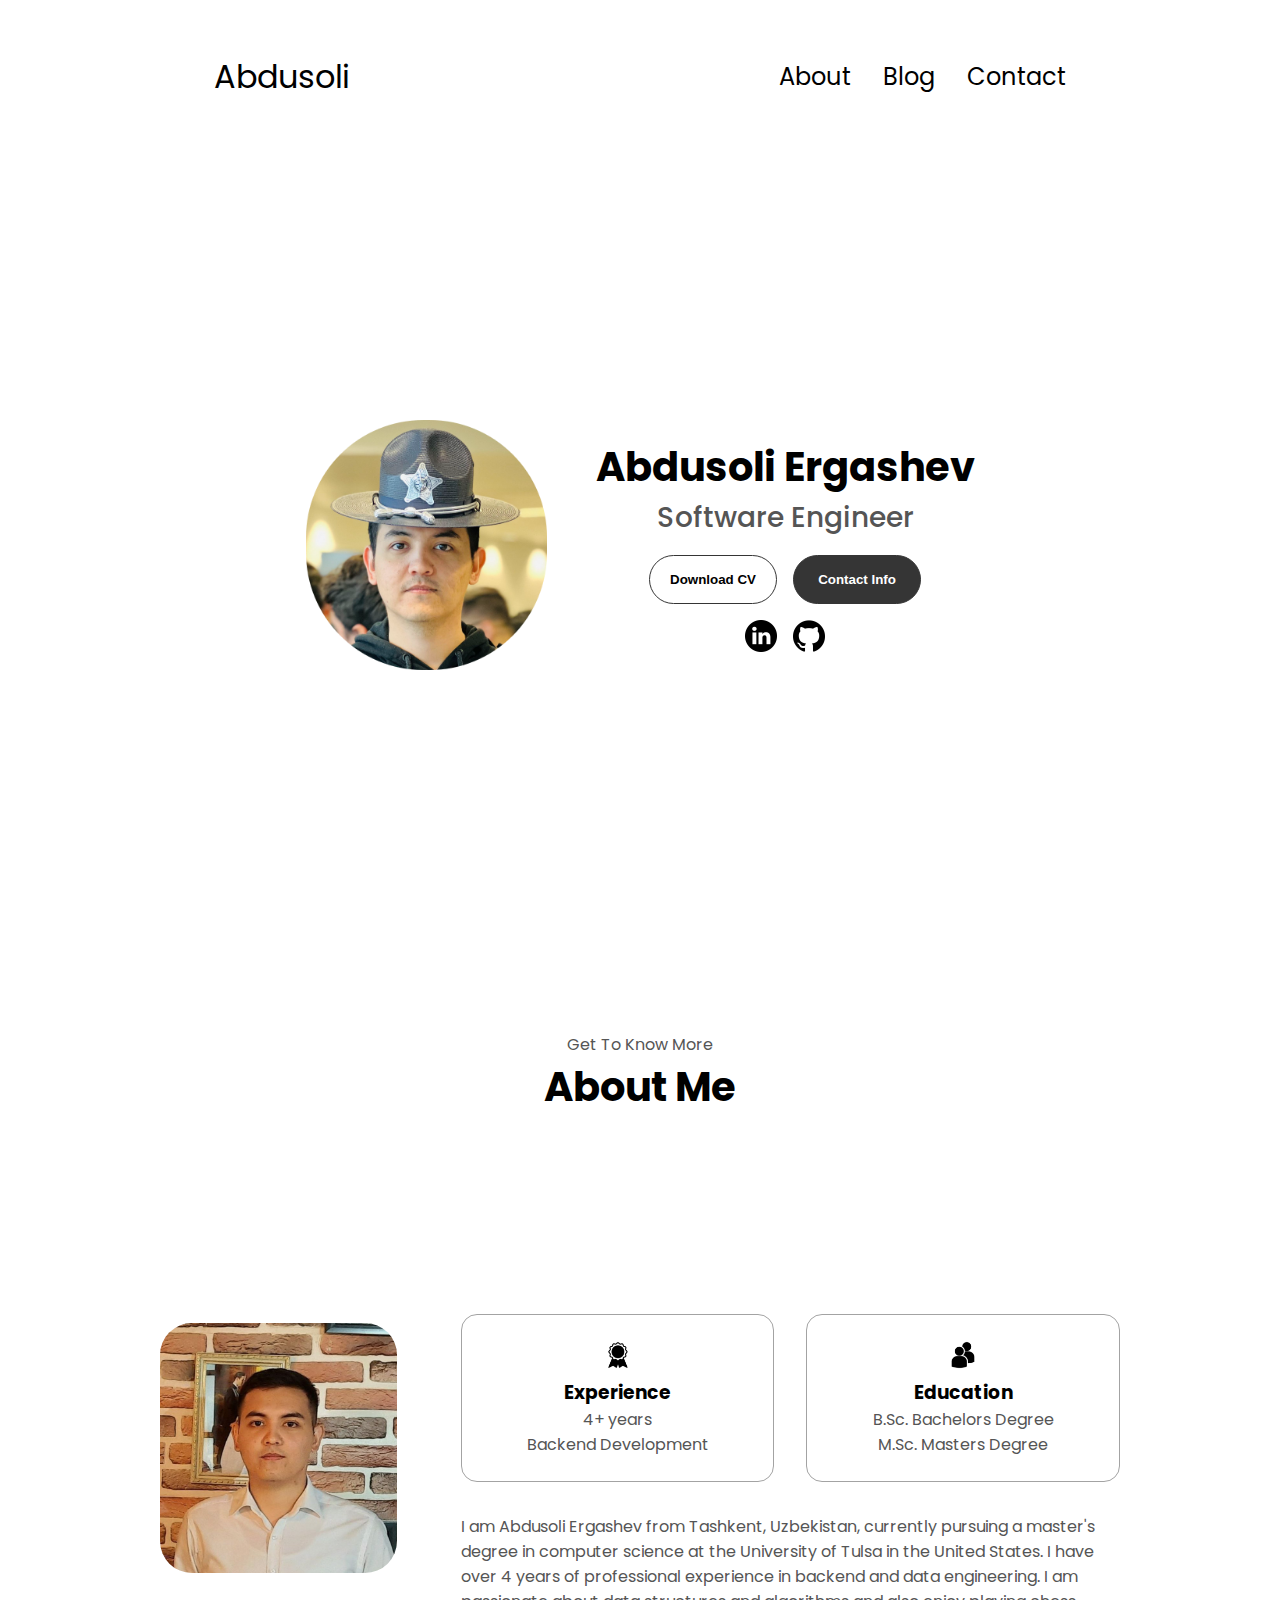
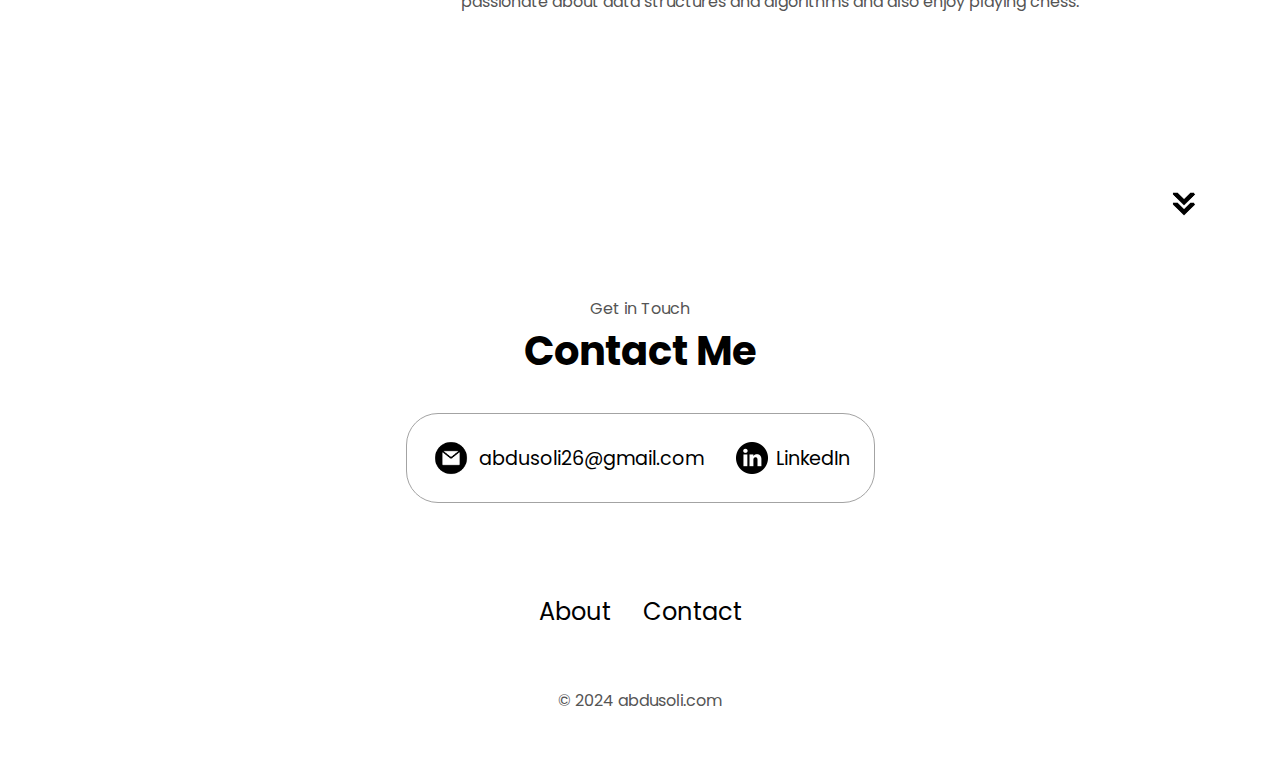
<file: index.html>
<!DOCTYPE html>
<html lang="en">
  <head>
    <meta charset="UTF-8" />
    <meta http-equiv="X-UA-Compatible" content="IE=edge" />
    <meta name="viewport" content="width=device-width, initial-scale=1.0" />
    <title>Abdusoli Ergashev</title>
    <link rel="stylesheet" href="style.css" />
    <link rel="stylesheet" href="mediaqueries.css" />
  </head>
  <body>
    <nav id="desktop-nav">
      <div class="logo">Abdusoli</div>
      <div>
        <ul class="nav-links">
          <li><a href="#about">About</a></li>
          <li><a href="blog.html">Blog</a></li>
          <!-- <li><a href="#projects">Projects</a></li> -->
          <li><a href="#contact">Contact</a></li>
        </ul>
      </div>
    </nav>
    <nav id="hamburger-nav">
      <div class="logo">Abdusoli</div>
      <div class="hamburger-menu">
        <div class="hamburger-icon" onclick="toggleMenu()">
          <span></span>
          <span></span>
          <span></span>
        </div>
        <div class="menu-links">
          <li><a href="#about" onclick="toggleMenu()">About</a></li>
          <li><a href="blog.html">Blog</a></li>
          <!-- <li><a href="#experience" onclick="toggleMenu()">Experience</a></li> -->
          <!-- <li><a href="#projects" onclick="toggleMenu()">Projects</a></li> -->
          <li><a href="#contact" onclick="toggleMenu()">Contact</a></li>
        </div>
      </div>
    </nav>
    <section id="profile">
      <div class="section__pic-container">
        <img src="./assets/profile-pic.png" alt="John Doe profile picture" />
      </div>
      <div class="section__text">
        <!-- <p class="section__text__p1">Hello, I'm</p> -->
        <h1 class="title">Abdusoli Ergashev</h1>
        <p class="section__text__p2">Software Engineer</p>
        <div class="btn-container">
          <button
            class="btn btn-color-2"
            onclick="window.open('./assets/resume.pdf')"
          >
            Download CV
          </button>
          <button class="btn btn-color-1" onclick="location.href='./#contact'">
            Contact Info
          </button>
        </div>
        <div id="socials-container">
          <img
            src="./assets/linkedin.png"
            alt="My LinkedIn profile"
            class="icon"
            onclick="location.href='https://www.linkedin.com/in/abdusoliergashev/'"
          />
          <img
            src="./assets/github.png"
            alt="My Github profile"
            class="icon"
            onclick="location.href='https://github.com/abdusoli'"
          />
        </div>
      </div>
    </section>
    <section id="about">
      <p class="section__text__p1">Get To Know More</p>
      <h1 class="title">About Me</h1>
      <div class="section-container">
        <div class="section__pic-container">
          <img
            src="./assets/about-pr-pic.png"
            alt="Profile picture"
            class="about-pic"
          />
        </div>
        <div class="about-details-container">
          <div class="about-containers">
            <div class="details-container">
              <img
                src="./assets/experience.png"
                alt="Experience icon"
                class="icon"
              />
              <h3>Experience</h3>
              <p>4+ years <br />Backend Development</p>
            </div>
            <div class="details-container">
              <img
                src="./assets/education.png"
                alt="Education icon"
                class="icon"
              />
              <h3>Education</h3>
              <p>B.Sc. Bachelors Degree<br />M.Sc. Masters Degree</p>
            </div>
          </div>
          <div class="text-container">
            <p>
              I am Abdusoli Ergashev from Tashkent, Uzbekistan, currently pursuing a master's degree in computer science at the University of Tulsa in the United States. I have over 4 years of professional experience in backend and data engineering. I am passionate about data structures and algorithms and also enjoy playing chess.
            </p>
          </div>
        </div>
      </div>
      <img
        src="./assets/arrow.png"
        alt="Arrow icon"
        class="icon arrow"
        onclick="location.href='./#experience'"
      />
    </section>
    <!-- <section id="experience">
      <p class="section__text__p1">Explore My</p>
      <h1 class="title">Experience</h1>
      <div class="experience-details-container">
        <div class="about-containers">
          <div class="details-container">
            <h2 class="experience-sub-title">Frontend Development</h2>
            <div class="article-container">
              <article>
                <img
                  src="./assets/checkmark.png"
                  alt="Experience icon"
                  class="icon"
                />
                <div>
                  <h3>HTML</h3>
                  <p>Experienced</p>
                </div>
              </article>
              <article>
                <img
                  src="./assets/checkmark.png"
                  alt="Experience icon"
                  class="icon"
                />
                <div>
                  <h3>CSS</h3>
                  <p>Experienced</p>
                </div>
              </article>
              <article>
                <img
                  src="./assets/checkmark.png"
                  alt="Experience icon"
                  class="icon"
                />
                <div>
                  <h3>SASS</h3>
                  <p>Intermediate</p>
                </div>
              </article>
              <article>
                <img
                  src="./assets/checkmark.png"
                  alt="Experience icon"
                  class="icon"
                />
                <div>
                  <h3>JavaScript</h3>
                  <p>Basic</p>
                </div>
              </article>
              <article>
                <img
                  src="./assets/checkmark.png"
                  alt="Experience icon"
                  class="icon"
                />
                <div>
                  <h3>TypeScript</h3>
                  <p>Basic</p>
                </div>
              </article>
              <article>
                <img
                  src="./assets/checkmark.png"
                  alt="Experience icon"
                  class="icon"
                />
                <div>
                  <h3>Material UI</h3>
                  <p>Intermediate</p>
                </div>
              </article>
            </div>
          </div>
          <div class="details-container">
            <h2 class="experience-sub-title">Frontend Development</h2>
            <div class="article-container">
              <article>
                <img
                  src="./assets/checkmark.png"
                  alt="Experience icon"
                  class="icon"
                />
                <div>
                  <h3>PostgreSQL</h3>
                  <p>Basic</p>
                </div>
              </article>
              <article>
                <img
                  src="./assets/checkmark.png"
                  alt="Experience icon"
                  class="icon"
                />
                <div>
                  <h3>Node JS</h3>
                  <p>Intermediate</p>
                </div>
              </article>
              <article>
                <img
                  src="./assets/checkmark.png"
                  alt="Experience icon"
                  class="icon"
                />
                <div>
                  <h3>Express JS</h3>
                  <p>Intermediate</p>
                </div>
              </article>
              <article>
                <img
                  src="./assets/checkmark.png"
                  alt="Experience icon"
                  class="icon"
                />
                <div>
                  <h3>Git</h3>
                  <p>Intermediate</p>
                </div>
              </article>
            </div>
          </div>
        </div>
      </div>
      <img
        src="./assets/arrow.png"
        alt="Arrow icon"
        class="icon arrow"
        onclick="location.href='./#projects'"
      />
    </section> -->
    <!-- <section id="projects">
      <p class="section__text__p1">Browse My Recent</p>
      <h1 class="title">Projects</h1>
      <div class="experience-details-container">
        <div class="about-containers">
          <div class="details-container color-container">
            <div class="article-container">
              <img
                src="./assets/project-1.png"
                alt="Project 1"
                class="project-img"
              />
            </div>
            <h2 class="experience-sub-title project-title">Project One</h2>
            <div class="btn-container">
              <button
                class="btn btn-color-2 project-btn"
                onclick="location.href='https://github.com/'"
              >
                Github
              </button>
              <button
                class="btn btn-color-2 project-btn"
                onclick="location.href='https://github.com/'"
              >
                Live Demo
              </button>
            </div>
          </div>
          <div class="details-container color-container">
            <div class="article-container">
              <img
                src="./assets/project-2.png"
                alt="Project 2"
                class="project-img"
              />
            </div>
            <h2 class="experience-sub-title project-title">Project Two</h2>
            <div class="btn-container">
              <button
                class="btn btn-color-2 project-btn"
                onclick="location.href='https://github.com/'"
              >
                Github
              </button>
              <button
                class="btn btn-color-2 project-btn"
                onclick="location.href='https://github.com/'"
              >
                Live Demo
              </button>
            </div>
          </div>
          <div class="details-container color-container">
            <div class="article-container">
              <img
                src="./assets/project-3.png"
                alt="Project 3"
                class="project-img"
              />
            </div>
            <h2 class="experience-sub-title project-title">Project Three</h2>
            <div class="btn-container">
              <button
                class="btn btn-color-2 project-btn"
                onclick="location.href='https://github.com/'"
              >
                Github
              </button>
              <button
                class="btn btn-color-2 project-btn"
                onclick="location.href='https://github.com/'"
              >
                Live Demo
              </button>
            </div>
          </div>
        </div>
      </div>
      <img
        src="./assets/arrow.png"
        alt="Arrow icon"
        class="icon arrow"
        onclick="location.href='./#contact'"
      />
    </section> -->
    <section id="contact">
      <p class="section__text__p1">Get in Touch</p>
      <h1 class="title">Contact Me</h1>
      <div class="contact-info-upper-container">
        <div class="contact-info-container">
          <img
            src="./assets/email.png"
            alt="Email icon"
            class="icon contact-icon email-icon"
          />
          <p><a href="mailto:examplemail@gmail.com">abdusoli26@gmail.com</a></p>
        </div>
        <div class="contact-info-container">
          <img
            src="./assets/linkedin.png"
            alt="LinkedIn icon"
            class="icon contact-icon"
          />
          <p><a href="https://www.linkedin.com/in/abdusoliergashev/">LinkedIn</a></p>
        </div>
      </div>
    </section>
    <footer>
      <nav>
        <div class="nav-links-container">
          <ul class="nav-links">
            <li><a href="#about">About</a></li>
            <!-- <li><a href="#experience">Experience</a></li>
            <li><a href="#projects">Projects</a></li> -->
            <li><a href="#contact">Contact</a></li>
          </ul>
        </div>
      </nav>
      <p>© 2024 abdusoli.com</p>
    </footer>
    <script src="script.js"></script>
  </body>
</html>
</file>
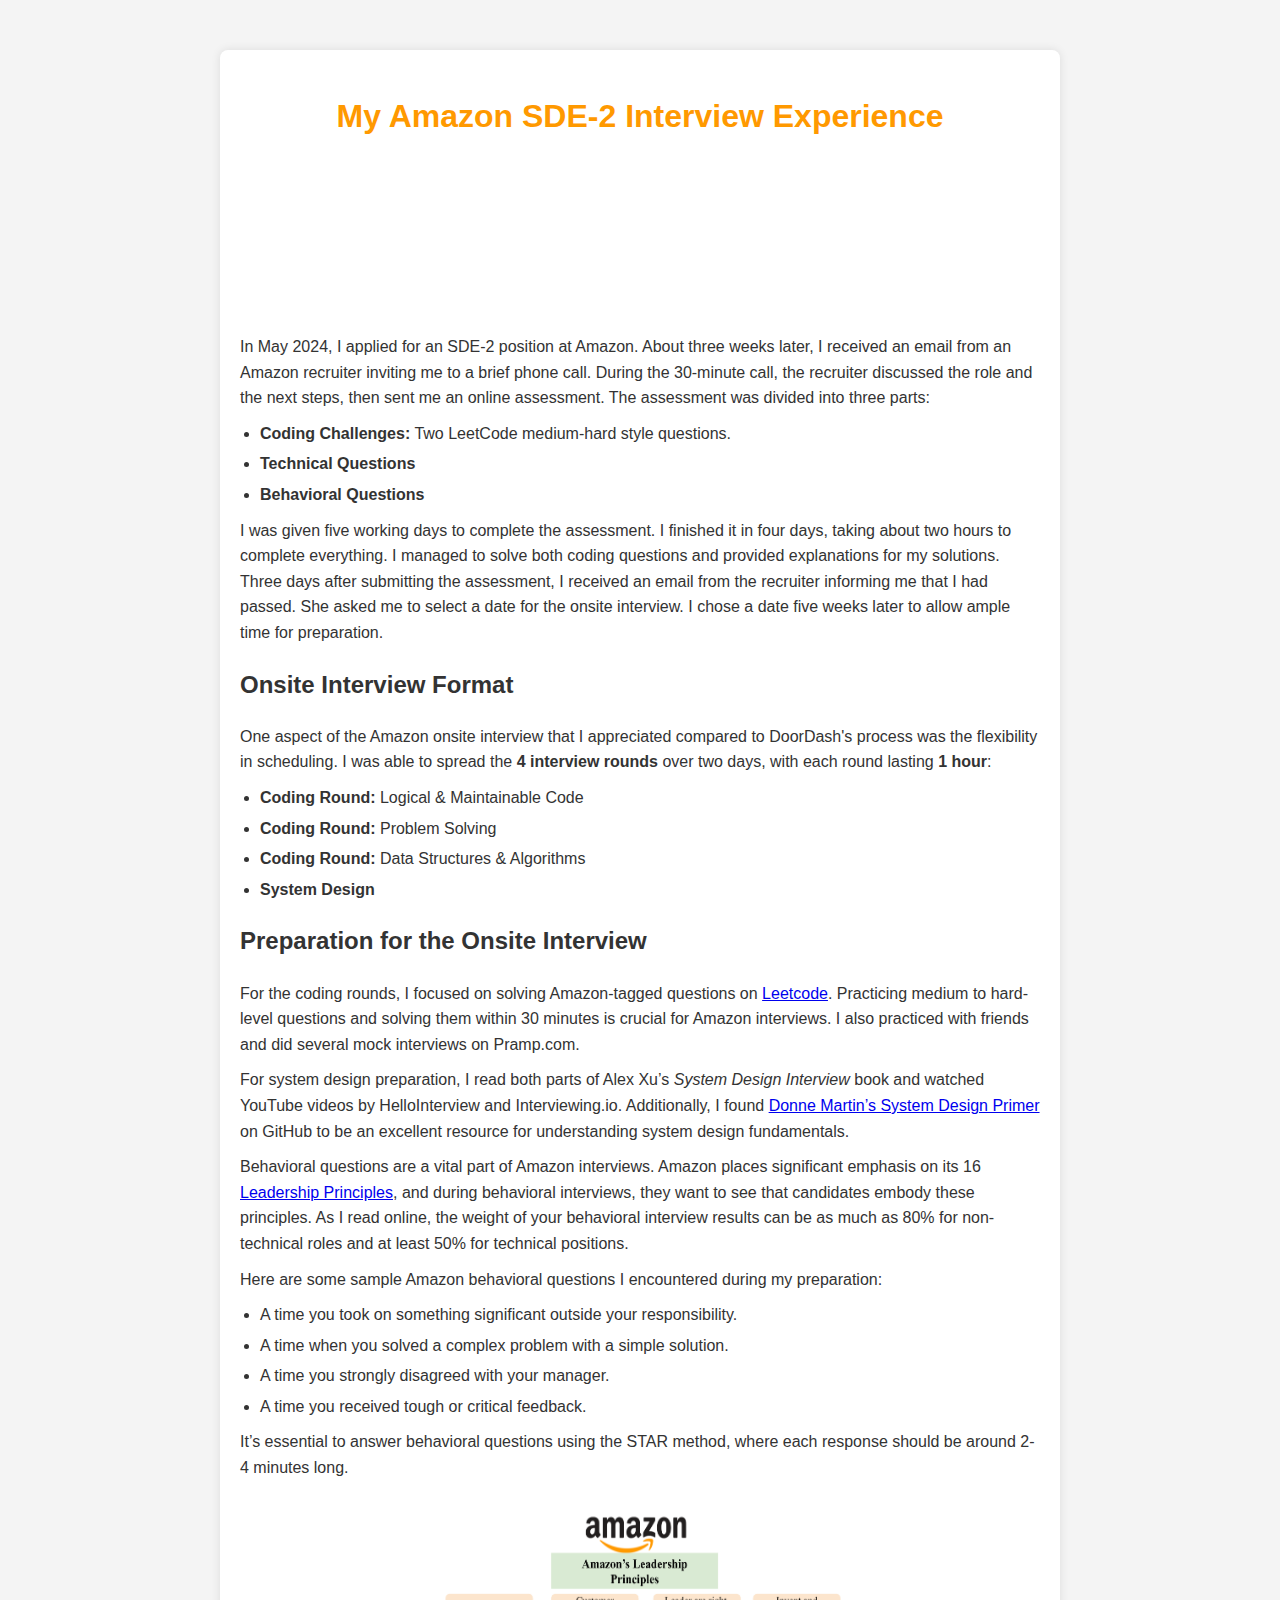
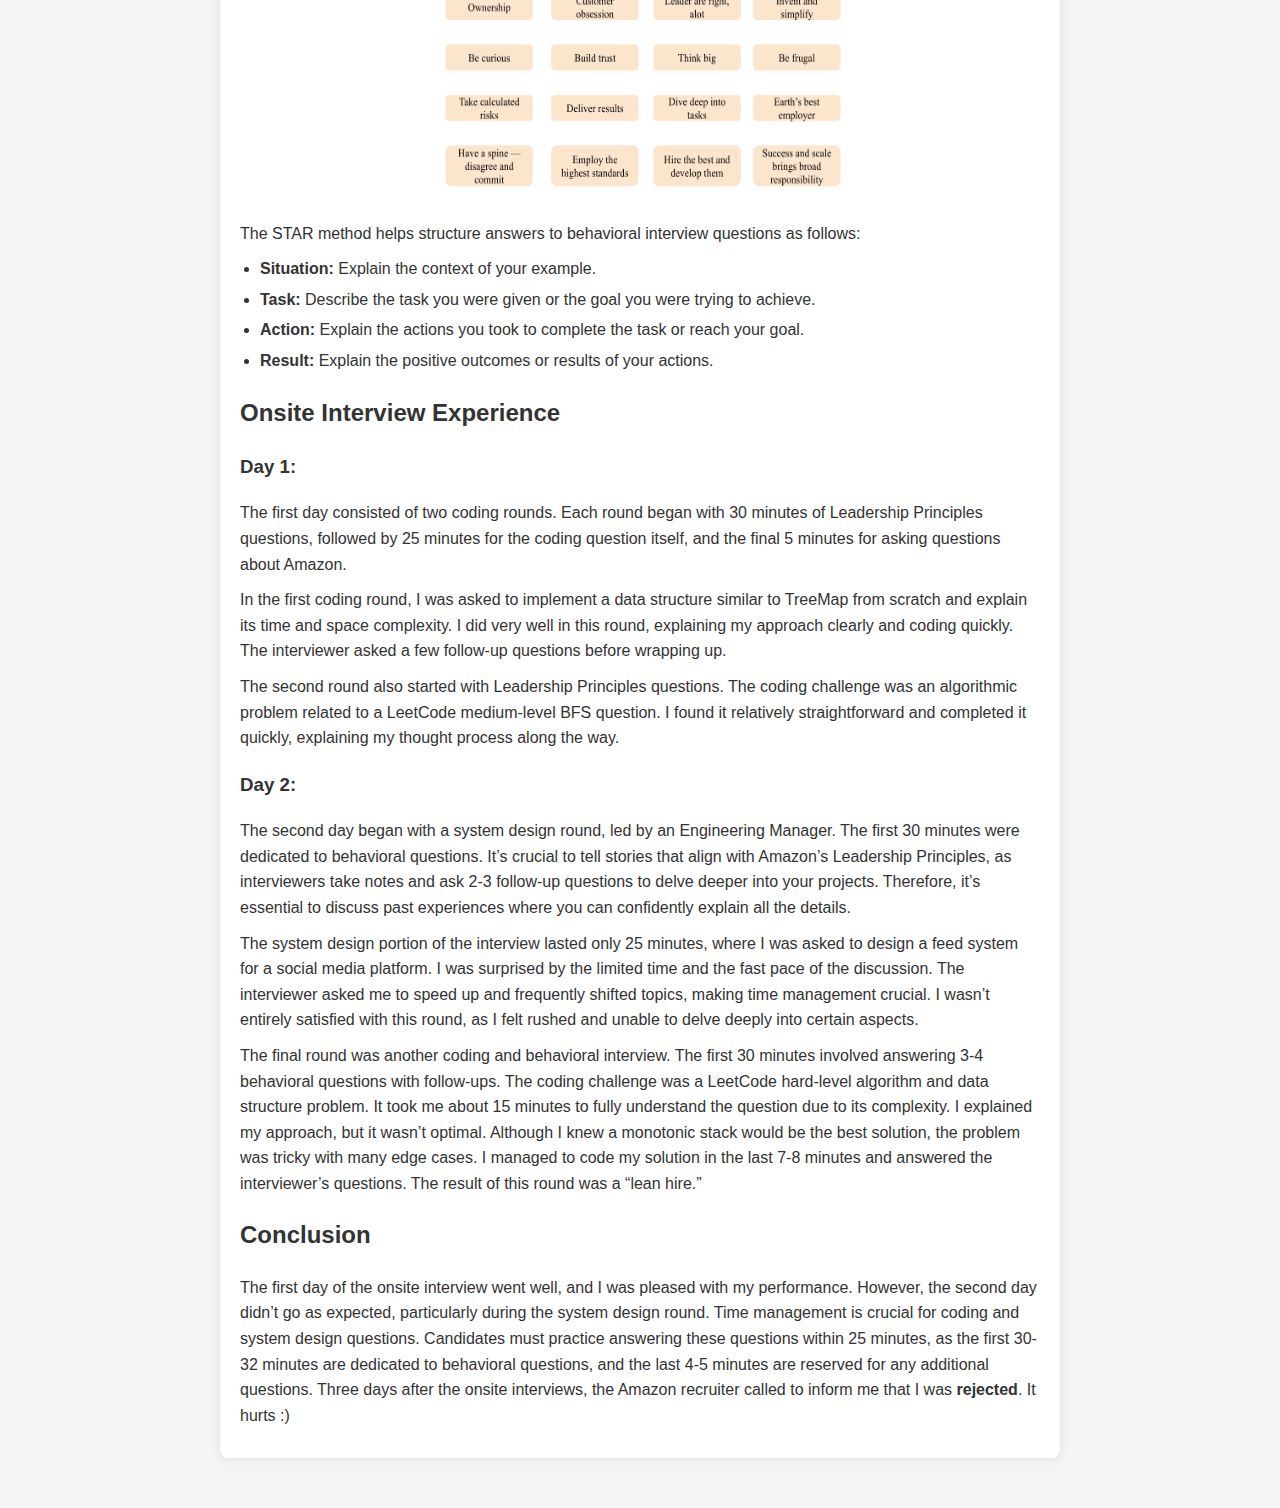
<file: amazon_interview.html>
<!DOCTYPE html>
<html lang="en">
<head>
    <meta charset="UTF-8">
    <meta name="viewport" content="width=device-width, initial-scale=1.0">
    <title>My Amazon SDE-2 Interview Experience</title>
    <style>
        body {
            font-family: Arial, sans-serif;
            line-height: 1.6;
            margin: 0;
            padding: 0;
            background-color: #f4f4f4;
            color: #333;
        }
        .container {
            max-width: 800px;
            margin: 50px auto;
            padding: 20px;
            background-color: #fff;
            border-radius: 8px;
            box-shadow: 0 0 10px rgba(0, 0, 0, 0.1);
        }
        h1 {
            text-align: center;
            color: #ff9900;
        }
        img {
            display: block;
            margin: 20px auto;
            max-width: 100%;
            height: auto;
            border-radius: 8px;
        }
        h2 {
            color: #333;
        }
        p {
            margin: 10px 0;
        }
        ul {
            margin: 10px 0;
            padding-left: 20px;
        }
        ul li {
            margin-bottom: 5px;
        }
    </style>
</head>
<body>
    <div class="container">
        <h1>My Amazon SDE-2 Interview Experience</h1>
        <img src="./assets/amazon-gif.gif" alt="Amazon Logo" style="width: 200px;">
        <p>In May 2024, I applied for an SDE-2 position at Amazon. About three weeks later, I received an email from an Amazon recruiter inviting me to a brief phone call. During the 30-minute call, the recruiter discussed the role and the next steps, then sent me an online assessment. The assessment was divided into three parts:</p>
        <ul>
            <li><strong>Coding Challenges:</strong> Two LeetCode medium-hard style questions.</li>
            <li><strong>Technical Questions</strong></li>
            <li><strong>Behavioral Questions</strong></li>
        </ul>
        <p>I was given five working days to complete the assessment. I finished it in four days, taking about two hours to complete everything. I managed to solve both coding questions and provided explanations for my solutions. Three days after submitting the assessment, I received an email from the recruiter informing me that I had passed. She asked me to select a date for the onsite interview. I chose a date five weeks later to allow ample time for preparation.</p>

        <h2>Onsite Interview Format</h2>
        <p>One aspect of the Amazon onsite interview that I appreciated compared to DoorDash's process was the flexibility in scheduling. I was able to spread the <b>4 interview rounds</b> over two days, with each round lasting <b>1 hour</b>:</p>
        <ul>
            <li><strong>Coding Round:</strong> Logical & Maintainable Code</li>
            <li><strong>Coding Round:</strong> Problem Solving</li>
            <li><strong>Coding Round:</strong> Data Structures & Algorithms</li>
            <li><strong>System Design</strong></li>
        </ul>

        <h2>Preparation for the Onsite Interview</h2>
        <p>For the coding rounds, I focused on solving Amazon-tagged questions on <a href="https://leetcode.com/problemset/">Leetcode</a>. Practicing medium to hard-level questions and solving them within 30 minutes is crucial for Amazon interviews. I also practiced with friends and did several mock interviews on Pramp.com.</p>
        <p>For system design preparation, I read both parts of Alex Xu’s <em>System Design Interview</em> book and watched YouTube videos by HelloInterview and Interviewing.io. Additionally, I found <a href="https://github.com/donnemartin/system-design-primer" target="_blank">Donne Martin’s System Design Primer</a> on GitHub to be an excellent resource for understanding system design fundamentals.</p>
        <p>Behavioral questions are a vital part of Amazon interviews. Amazon places significant emphasis on its 16 <a href="https://www.amazon.jobs/content/en/our-workplace/leadership-principles">Leadership Principles</a>, and during behavioral interviews, they want to see that candidates embody these principles. As I read online, the weight of your behavioral interview results can be as much as 80% for non-technical roles and at least 50% for technical positions.</p>
        <p>Here are some sample Amazon behavioral questions I encountered during my preparation:</p>
        <ul>
            <li>A time you took on something significant outside your responsibility.</li>
            <li>A time when you solved a complex problem with a simple solution.</li>
            <li>A time you strongly disagreed with your manager.</li>
            <li>A time you received tough or critical feedback.</li>
        </ul>
        <p>It’s essential to answer behavioral questions using the STAR method, where each response should be around 2-4 minutes long.</p>
        <img src="./assets/amazon_leadership.png" style="height: 300px; width: 450px;" alt="STAR Method">
        <p>The STAR method helps structure answers to behavioral interview questions as follows:</p>
        <ul>
            <li><strong>Situation:</strong> Explain the context of your example.</li>
            <li><strong>Task:</strong> Describe the task you were given or the goal you were trying to achieve.</li>
            <li><strong>Action:</strong> Explain the actions you took to complete the task or reach your goal.</li>
            <li><strong>Result:</strong> Explain the positive outcomes or results of your actions.</li>
        </ul>

        <h2>Onsite Interview Experience</h2>

        <h3>Day 1:</h3>
        <p>The first day consisted of two coding rounds. Each round began with 30 minutes of Leadership Principles questions, followed by 25 minutes for the coding question itself, and the final 5 minutes for asking questions about Amazon.</p>
        <p>In the first coding round, I was asked to implement a data structure similar to TreeMap from scratch and explain its time and space complexity. I did very well in this round, explaining my approach clearly and coding quickly. The interviewer asked a few follow-up questions before wrapping up.</p>
        <p>The second round also started with Leadership Principles questions. The coding challenge was an algorithmic problem related to a LeetCode medium-level BFS question. I found it relatively straightforward and completed it quickly, explaining my thought process along the way.</p>

        <h3>Day 2:</h3>
        <p>The second day began with a system design round, led by an Engineering Manager. The first 30 minutes were dedicated to behavioral questions. It’s crucial to tell stories that align with Amazon’s Leadership Principles, as interviewers take notes and ask 2-3 follow-up questions to delve deeper into your projects. Therefore, it’s essential to discuss past experiences where you can confidently explain all the details.</p>
        <p>The system design portion of the interview lasted only 25 minutes, where I was asked to design a feed system for a social media platform. I was surprised by the limited time and the fast pace of the discussion. The interviewer asked me to speed up and frequently shifted topics, making time management crucial. I wasn’t entirely satisfied with this round, as I felt rushed and unable to delve deeply into certain aspects.</p>
        <p>The final round was another coding and behavioral interview. The first 30 minutes involved answering 3-4 behavioral questions with follow-ups. The coding challenge was a LeetCode hard-level algorithm and data structure problem. It took me about 15 minutes to fully understand the question due to its complexity. I explained my approach, but it wasn’t optimal. Although I knew a monotonic stack would be the best solution, the problem was tricky with many edge cases. I managed to code my solution in the last 7-8 minutes and answered the interviewer’s questions. The result of this round was a “lean hire.”</p>

        <h2>Conclusion</h2>
        <p>The first day of the onsite interview went well, and I was pleased with my performance. However, the second day didn’t go as expected, particularly during the system design round. Time management is crucial for coding and system design questions. Candidates must practice answering these questions within 25 minutes, as the first 30-32 minutes are dedicated to behavioral questions, and the last 4-5 minutes are reserved for any additional questions. Three days after the onsite interviews, the Amazon recruiter called to inform me that I was <b>rejected</b>. It hurts :)</p>
    </div>
</body>
</html>
</file>
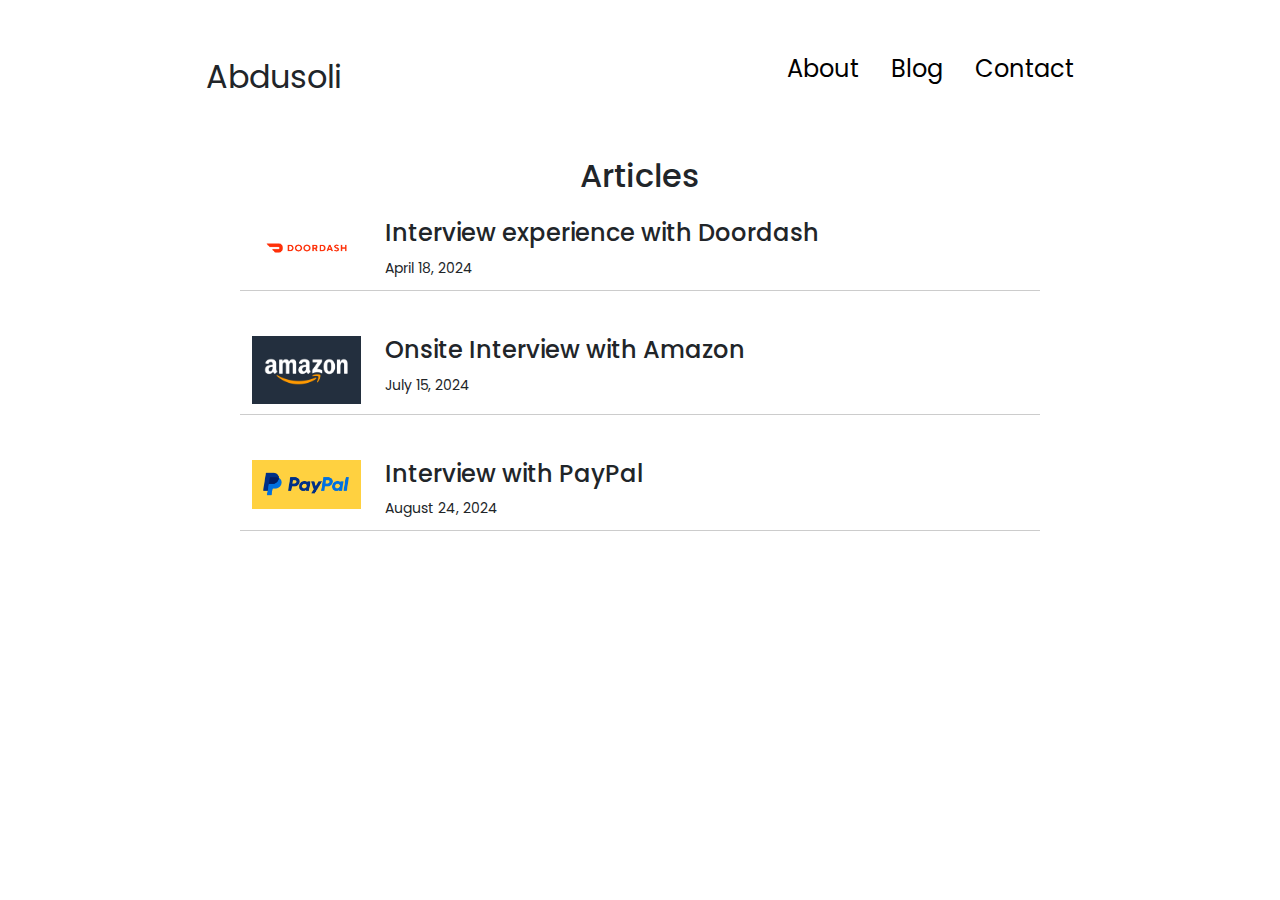
<file: blog.html>
<!DOCTYPE html>
<html lang="en">
<head>
    <meta charset="UTF-8">
    <meta name="viewport" content="width=device-width, initial-scale=1.0">
    <title>Blog Articles</title>
    <link href="https://cdn.jsdelivr.net/npm/bootstrap@5.3.0/dist/css/bootstrap.min.css" rel="stylesheet">
    <link rel="stylesheet" href="style.css" />
    <link rel="stylesheet" href="mediaqueries.css" />
    <style>
        body, html {
            height: 100%;
            margin: 0;
        }
        .container {
            max-width: 800px; /* Optional: Limit the width of the content */
            margin: 0 auto; /* Center the container horizontally */
        }
        .article-row {
            padding-bottom: 10px;
            margin-bottom: 45px;
            border-bottom: 1px solid #ccc;
            cursor: pointer;
        }
    </style>
</head>
<body>
    <nav id="desktop-nav">
        <div class="logo" style="cursor: pointer;" onclick="javascript:window.location.href='index.html' ">Abdusoli</div>
        <div>
          <ul class="nav-links">
            <li><a href="#about">About</a></li>
            <li><a href="#experience">Blog</a></li>
            <li><a href="#contact">Contact</a></li>
          </ul>
        </div>
    </nav>
    <nav id="hamburger-nav">
        <div class="logo" style="cursor: pointer;" onclick="javascript:window.location.href='index.html' ">Abdusoli</div>
        <div class="hamburger-menu">
          <div class="hamburger-icon" onclick="toggleMenu()">
            <span></span>
            <span></span>
            <span></span>
          </div>
          <div class="menu-links">
            <li><a href="#about" onclick="toggleMenu()">About</a></li>
            <li><a href="#contact" onclick="toggleMenu()">Contact</a></li>
          </div>
        </div>
      </nav>
    <div class="container mt-1">
        <h2 class="mb-4 text-center">Articles</h2>

        <!-- Row 1 -->
        <div class="row article-row" onclick="window.location.href='doordash_interview.html'">
            <div class="col-2">
                <img src="./assets/doordash_logo.jpg" alt="Google Logo" class="img-fluid">
            </div>
            <div class="col-10">
                <h4>Interview experience with Doordash</h4>
                <small class="article-date">April 18, 2024</small>
            </div>
        </div>

        <!-- Row 2 -->
        <div class="row article-row" onclick="window.location.href='amazon_interview.html'">
            <div class="col-2">
                <img src="./assets/amazon_logo.png" alt="Amazon Logo" class="img-fluid">
            </div>
            <div class="col-10">
                <h4>Onsite Interview with Amazon</h4>
                <small class="article-date">July 15, 2024</small>
            </div>
        </div>

        <!-- Row 3 -->
        <div class="row article-row">
            <div class="col-2">
                <img src="./assets/paypal_log.png" alt="Meta Logo" class="img-fluid">
            </div>
            <div class="col-10">
                <h4>Interview with PayPal</h4>
                <small class="article-date">August 24, 2024</small>
            </div>
        </div>

        <!-- Add more rows as needed -->
    </div>

    <script src="https://cdn.jsdelivr.net/npm/bootstrap@5.3.0/dist/js/bootstrap.bundle.min.js"></script>
    <script src="script.js"></script>
</body>
</html>
</file>
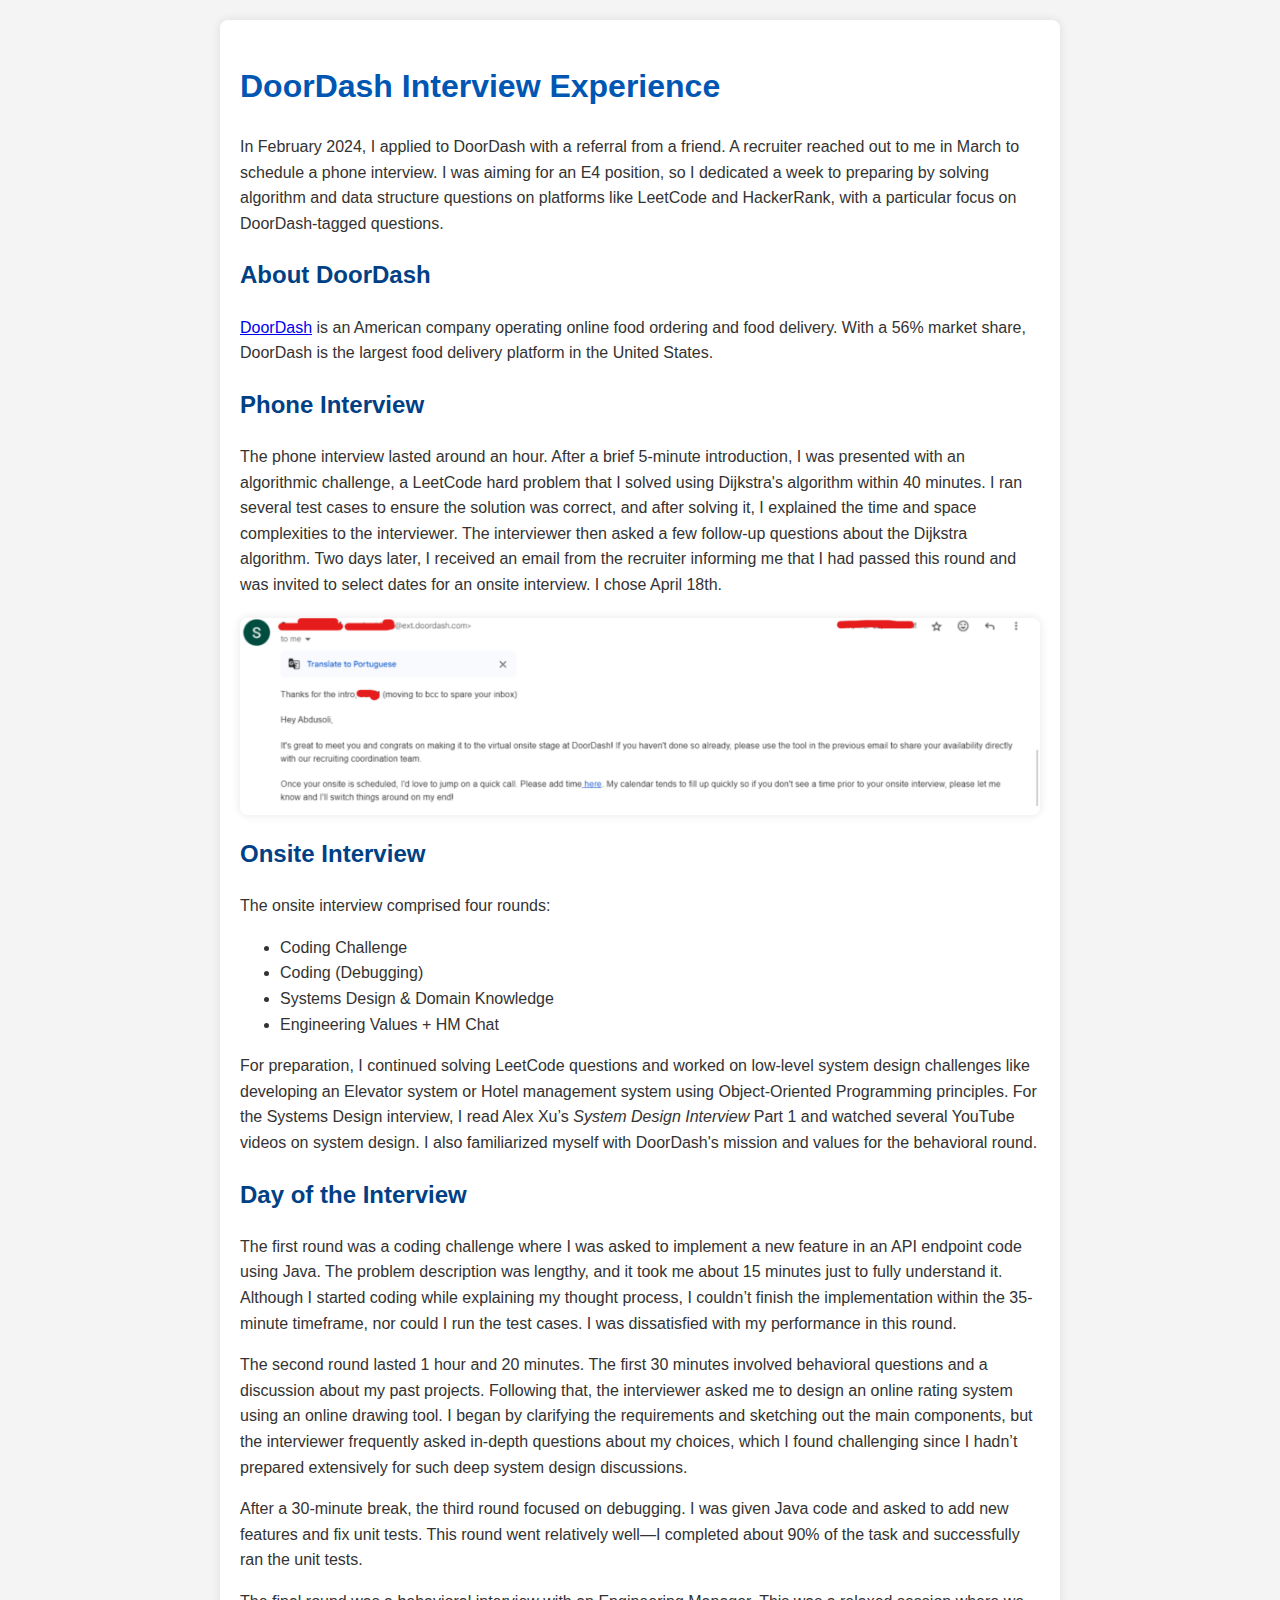
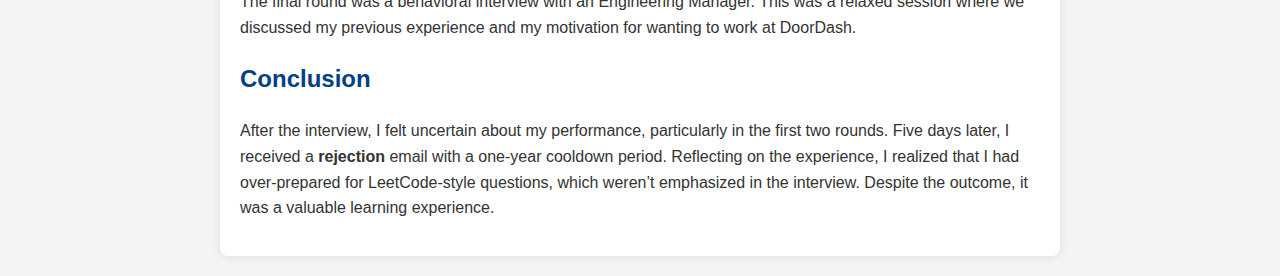
<file: doordash_interview.html>
<!DOCTYPE html>
<html lang="en">
<head>
    <meta charset="UTF-8">
    <meta name="viewport" content="width=device-width, initial-scale=1.0">
    <title>DoorDash Interview Experience</title>
    <style>
        body {
            font-family: Arial, sans-serif;
            line-height: 1.6;
            margin: 20px;
            background-color: #f4f4f4;
            color: #333;
        }
        h1 {
            color: #0056b3;
        }
        h2 {
            color: #004085;
        }
        p {
            margin-bottom: 15px;
        }
        .container {
            max-width: 800px;
            margin: auto;
            background: #fff;
            padding: 20px;
            border-radius: 8px;
            box-shadow: 0 0 10px rgba(0, 0, 0, 0.1);
        }
        img {
            display: block;
            max-width: 100%;
            height: auto;
            margin: 20px 0;
            border-radius: 8px;
            box-shadow: 0 0 10px rgba(0, 0, 0, 0.1);
        }
    </style>
</head>
<body>
    <div class="container">
        <h1>DoorDash Interview Experience</h1>

        <p>In February 2024, I applied to DoorDash with a referral from a friend. A recruiter reached out to me in March to schedule a phone interview. I was aiming for an E4 position, so I dedicated a week to preparing by solving algorithm and data structure questions on platforms like LeetCode and HackerRank, with a particular focus on DoorDash-tagged questions.</p>

        <h2>About DoorDash</h2>
        <p><a href="https://www.doordash.com/">DoorDash</a> is an American company operating online food ordering and food delivery. With a 56% market share, DoorDash is the largest food delivery platform in the United States.
        </p>

        <h2>Phone Interview</h2>
        <p>The phone interview lasted around an hour. After a brief 5-minute introduction, I was presented with an algorithmic challenge, a LeetCode hard problem that I solved using Dijkstra's algorithm within 40 minutes. I ran several test cases to ensure the solution was correct, and after solving it, I explained the time and space complexities to the interviewer. The interviewer then asked a few follow-up questions about the Dijkstra algorithm. Two days later, I received an email from the recruiter informing me that I had passed this round and was invited to select dates for an onsite interview. I chose April 18th.</p>
        
        <!-- Screenshot Image -->
        <img src="./assets/doordash_onsite.png" alt="Screenshot of the email from DoorDash recruiter">

        <h2>Onsite Interview</h2>
        <p>The onsite interview comprised four rounds:</p>
        <ul>
            <li>Coding Challenge</li>
            <li>Coding (Debugging)</li>
            <li>Systems Design & Domain Knowledge</li>
            <li>Engineering Values + HM Chat</li>
        </ul>
        <p>For preparation, I continued solving LeetCode questions and worked on low-level system design challenges like developing an Elevator system or Hotel management system using Object-Oriented Programming principles. For the Systems Design interview, I read Alex Xu’s <em>System Design Interview</em> Part 1 and watched several YouTube videos on system design. I also familiarized myself with DoorDash's mission and values for the behavioral round.</p>

        <h2>Day of the Interview</h2>
        <p>The first round was a coding challenge where I was asked to implement a new feature in an API endpoint code using Java. The problem description was lengthy, and it took me about 15 minutes just to fully understand it. Although I started coding while explaining my thought process, I couldn’t finish the implementation within the 35-minute timeframe, nor could I run the test cases. I was dissatisfied with my performance in this round.</p>

        <p>The second round lasted 1 hour and 20 minutes. The first 30 minutes involved behavioral questions and a discussion about my past projects. Following that, the interviewer asked me to design an online rating system using an online drawing tool. I began by clarifying the requirements and sketching out the main components, but the interviewer frequently asked in-depth questions about my choices, which I found challenging since I hadn’t prepared extensively for such deep system design discussions.</p>

        <p>After a 30-minute break, the third round focused on debugging. I was given Java code and asked to add new features and fix unit tests. This round went relatively well—I completed about 90% of the task and successfully ran the unit tests.</p>

        <p>The final round was a behavioral interview with an Engineering Manager. This was a relaxed session where we discussed my previous experience and my motivation for wanting to work at DoorDash.</p>

        <h2>Conclusion</h2>
        <p>After the interview, I felt uncertain about my performance, particularly in the first two rounds. Five days later, I received a <b>rejection</b> email with a one-year cooldown period. Reflecting on the experience, I realized that I had over-prepared for LeetCode-style questions, which weren’t emphasized in the interview. Despite the outcome, it was a valuable learning experience.</p>
    </div>
</body>
</html>
</file>
<file: style.css>
/* GENERAL */

@import url("https://fonts.googleapis.com/css2?family=Poppins:wght@300;400;500;600&display=swap");

* {
  margin: 0;
  padding: 0;
}

body {
  font-family: "Poppins", sans-serif;
  /* font-family: "Helvetica Neue", sans-serif; */
}

html {
  scroll-behavior: smooth;
}

p {
  color: rgb(85, 85, 85);
}

/* TRANSITION */

a,
.btn {
  transition: all 300ms ease;
}

/* DESKTOP NAV */

nav,
.nav-links {
  display: flex;
}

nav {
  justify-content: space-around;
  align-items: center;
  height: 17vh;
}

.nav-links {
  gap: 2rem;
  list-style: none;
  font-size: 1.5rem;
}

a {
  color: black;
  text-decoration: none;
  text-decoration-color: white;
}

a:hover {
  color: grey;
  text-decoration: underline;
  text-underline-offset: 1rem;
  text-decoration-color: rgb(181, 181, 181);
}

.logo {
  /* color: #162232; */
  font-size: 2rem;
}

.logo:hover {
  cursor: default;
}

/* HAMBURGER MENU */

#hamburger-nav {
  display: none;
}

.hamburger-menu {
  position: relative;
  display: inline-block;
}

.hamburger-icon {
  display: flex;
  flex-direction: column;
  justify-content: space-between;
  height: 24px;
  width: 30px;
  cursor: pointer;
}

.hamburger-icon span {
  width: 100%;
  height: 2px;
  background-color: black;
  transition: all 0.3 ease-in-out;
}

.menu-links {
  position: absolute;
  top: 100%;
  right: 0;
  background-color: white;
  width: fit-content;
  max-height: 0;
  overflow: hidden;
  transition: all 0.3 ease-in-out;
}

.menu-links a {
  display: block;
  padding: 10px;
  text-align: center;
  font-size: 1.5rem;
  color: black;
  text-decoration: none;
  transition: all 0.3 ease-in-out;
}

.menu-links li {
  list-style: none;
}

.menu-links.open {
  max-height: 300px;
}

.hamburger-icon.open span:first-child {
  transform: rotate(45deg) translate(10px, 5px);
}

.hamburger-icon.open span:nth-child(2) {
  opacity: 0;
}

.hamburger-icon.open span:last-child {
  transform: rotate(-45deg) translate(10px, -5px);
}

.hamburger-icon span:first-child {
  transform: none;
}

.hamburger-icon span:first-child {
  opacity: 1;
}

.hamburger-icon span:first-child {
  transform: none;
}

/* SECTIONS */

section {
  padding-top: 4vh;
  height: 96vh;
  margin: 0 10rem;
  box-sizing: border-box;
  min-height: fit-content;
}

.section-container {
  display: flex;
}

/* PROFILE SECTION */

#profile {
  display: flex;
  justify-content: center;
  gap: 2.5rem;
  height: 80vh;
}

.section__pic-container {
  display: flex;
  height: 400px;
  width: 400px;
  margin: auto 0;
}

.section__text {
  align-self: center;
  text-align: center;
}

.section__text p {
  font-weight: 500;
}

.section__text__p1 {
  text-align: center;
}

.section__text__p2 {
  font-size: 1.75rem;
  margin-bottom: 1rem;
}

.title {
  font-size: 2.5rem;
  text-align: center;
}

#socials-container {
  display: flex;
  justify-content: center;
  margin-top: 1rem;
  gap: 1rem;
}

/* ICONS */

.icon {
  cursor: pointer;
  height: 2rem;
}

/* BUTTONS */

.btn-container {
  display: flex;
  justify-content: center;
  gap: 1rem;
}

.btn {
  font-weight: 600;
  transition: all 300ms ease;
  padding: 1rem;
  width: 8rem;
  border-radius: 2rem;
}

.btn-color-1,
.btn-color-2 {
  border: rgb(53, 53, 53) 0.1rem solid;
}

.btn-color-1:hover,
.btn-color-2:hover {
  cursor: pointer;
}

.btn-color-1,
.btn-color-2:hover {
  background: rgb(53, 53, 53);
  color: white;
}

.btn-color-1:hover {
  background: rgb(0, 0, 0);
}

.btn-color-2 {
  background: none;
}

.btn-color-2:hover {
  border: rgb(255, 255, 255) 0.1rem solid;
}

.btn-container {
  gap: 1rem;
}

/* ABOUT SECTION */

#about {
  position: relative;
}

.about-containers {
  gap: 2rem;
  margin-bottom: 2rem;
  margin-top: 2rem;
}

.about-details-container {
  justify-content: center;
  flex-direction: column;
}

.about-containers,
.about-details-container {
  display: flex;
}

.about-pic {
  border-radius: 2rem;
}

.arrow {
  position: absolute;
  right: -5rem;
  bottom: 2.5rem;
}

.details-container {
  padding: 1.5rem;
  flex: 1;
  background: white;
  border-radius: 1rem;
  border: rgb(53, 53, 53) 0.1rem solid;
  border-color: rgb(163, 163, 163);
  text-align: center;
}

.section-container {
  gap: 4rem;
  height: 80%;
}

.section__pic-container {
  height: 250px;
  width: 250px;
  margin: auto 0;
}

/* EXPERIENCE SECTION */

#experience {
  position: relative;
}

.experience-sub-title {
  color: rgb(85, 85, 85);
  font-weight: 600;
  font-size: 1.75rem;
  margin-bottom: 2rem;
}

.experience-details-container {
  display: flex;
  justify-content: center;
  flex-direction: column;
}

.article-container {
  display: flex;
  text-align: initial;
  flex-wrap: wrap;
  flex-direction: row;
  gap: 2.5rem;
  justify-content: space-around;
}

article {
  display: flex;
  width: 10rem;
  justify-content: space-around;
  gap: 0.5rem;
}

article .icon {
  cursor: default;
}

/* PROJECTS SECTION */

#projects {
  position: relative;
}

.color-container {
  border-color: rgb(163, 163, 163);
  background: rgb(250, 250, 250);
}

.project-img {
  border-radius: 2rem;
  width: 90%;
  height: 90%;
}

.project-title {
  margin: 1rem;
  color: black;
}

.project-btn {
  color: black;
  border-color: rgb(163, 163, 163);
}

/* CONTACT */

#contact {
  display: flex;
  justify-content: center;
  flex-direction: column;
  height: 70vh;
}

.contact-info-upper-container {
  display: flex;
  justify-content: center;
  border-radius: 2rem;
  border: rgb(53, 53, 53) 0.1rem solid;
  border-color: rgb(163, 163, 163);
  background: (250, 250, 250);
  margin: 2rem auto;
  padding: 0.5rem;
}

.contact-info-container {
  display: flex;
  align-items: center;
  justify-content: center;
  gap: 0.5rem;
  margin: 1rem;
}

.contact-info-container p {
  font-size: larger;
}

.contact-icon {
  cursor: default;
}

.email-icon {
  height: 2.5rem;
}

/* FOOTER SECTION */

footer {
  height: 26vh;
  margin: 0 1rem;
}

footer p {
  text-align: center;
}
</file>
<file: mediaqueries.css>
@media screen and (max-width: 1400px) {
  #profile {
    height: 83vh;
    margin-bottom: 6rem;
  }
  .about-containers {
    flex-wrap: wrap;
  }
  #contact,
  #projects {
    height: fit-content;
  }
}

@media screen and (max-width: 1200px) {
  #desktop-nav {
    display: none;
  }
  #hamburger-nav {
    display: flex;
  }
  #experience,
  .experience-details-container {
    margin-top: 2rem;
  }
  #profile,
  .section-container {
    display: block;
  }
  .arrow {
    display: none;
  }
  section,
  .section-container {
    height: fit-content;
  }
  section {
    margin: 0 5%;
  }
  .section__pic-container {
    width: 275px;
    height: 275px;
    margin: 0 auto 2rem;
  }
  .about-containers {
    margin-top: 0;
  }
}

@media screen and (max-width: 600px) {
  #contact,
  footer {
    height: 40vh;
  }
  #profile {
    height: 83vh;
    margin-bottom: 0;
  }
  article {
    font-size: 1rem;
  }
  footer nav {
    height: fit-content;
    margin-bottom: 2rem;
  }
  .about-containers,
  .contact-info-upper-container,
  .btn-container {
    flex-wrap: wrap;
  }
  .contact-info-container {
    margin: 0;
  }
  .contact-info-container p,
  .nav-links li a {
    font-size: 1rem;
  }
  .experience-sub-title {
    font-size: 1.25rem;
  }
  .logo {
    font-size: 1.5rem;
  }
  .nav-links {
    flex-direction: column;
    gap: 0.5rem;
    text-align: center;
  }
  .section__pic-container {
    width: auto;
    height: 46vw;
    justify-content: center;
  }
  .section__text__p2 {
    font-size: 1.25rem;
  }
  .title {
    font-size: 2rem;
  }
  .text-container {
    text-align: justify;
  }
}
</file>
